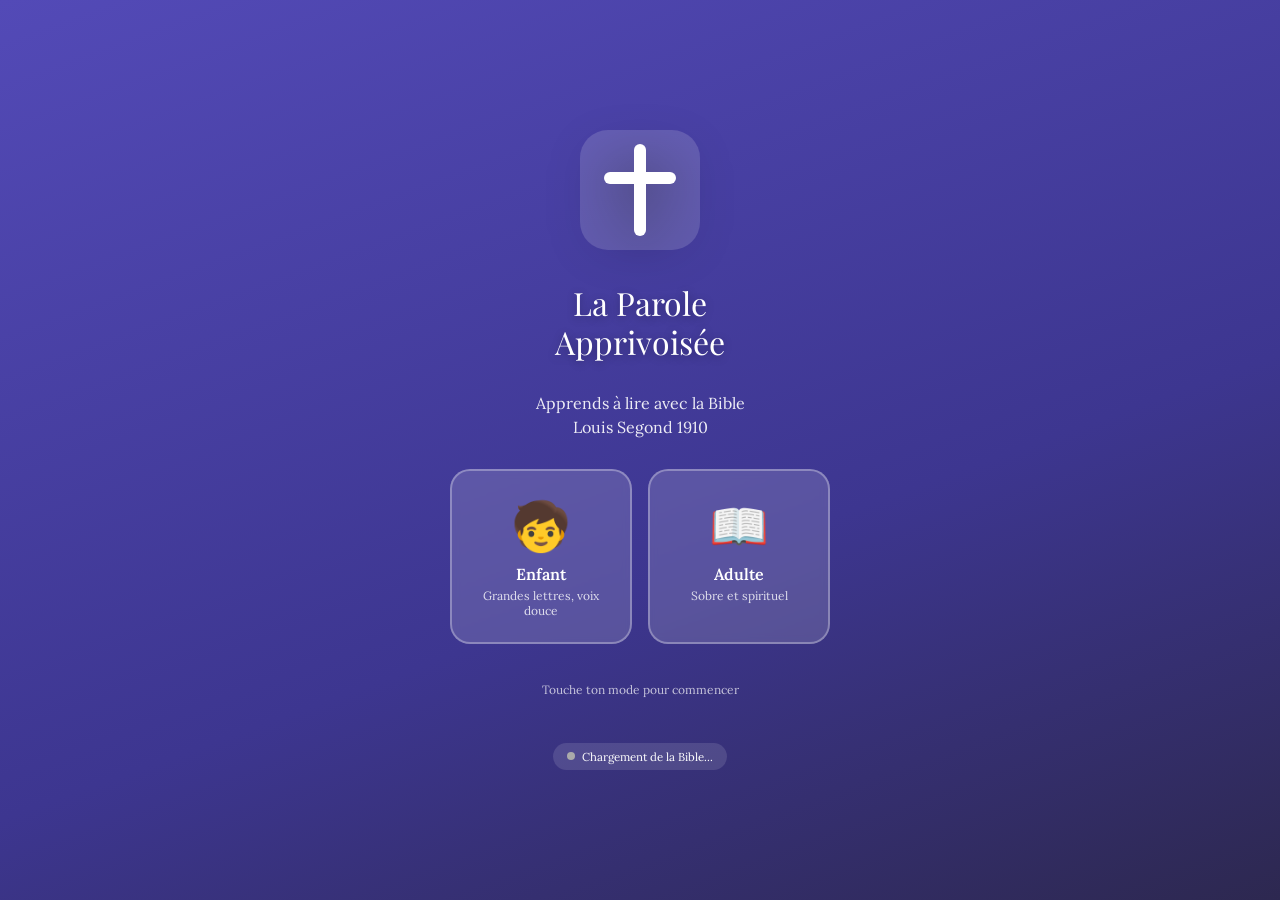
<file: index_1.html>
<!DOCTYPE html>
<html lang="fr">
<head>
<meta charset="UTF-8"/>
<meta name="viewport" content="width=device-width, initial-scale=1.0, user-scalable=no"/>
<title>La Parole Apprivoisée</title>
<link rel="manifest" href="#" id="manifestLink"/>
<meta name="theme-color" content="#534AB7"/>
<meta name="mobile-web-app-capable" content="yes"/>
<meta name="apple-mobile-web-app-capable" content="yes"/>
<link href="https://fonts.googleapis.com/css2?family=Playfair+Display:wght@700&family=Lora:wght@400;600&display=swap" rel="stylesheet"/>
<style>
:root {
  --violet: #534AB7;
  --violet-dark: #3d3690;
  --violet-light: #7a72d4;
  --vert: #2ecc71;
  --orange: #f39c12;
  --rouge: #e74c3c;
  --blanc: #ffffff;
  --gris: #f4f3ff;
  --texte: #1a1a2e;
  --or: #FFD700;
}

* { box-sizing: border-box; margin: 0; padding: 0; -webkit-tap-highlight-color: transparent; }

body {
  font-family: 'Lora', serif;
  background: var(--gris);
  color: var(--texte);
  min-height: 100vh;
  overflow-x: hidden;
}

/* ===== ÉCRANS ===== */
.screen {
  display: none;
  min-height: 100vh;
  padding: 20px;
  animation: fadeIn 0.3s ease;
}
.screen.active { display: flex; flex-direction: column; }

@keyframes fadeIn { from { opacity: 0; transform: translateY(10px); } to { opacity: 1; transform: translateY(0); } }
@keyframes bounce { 0%,100% { transform: translateY(0); } 50% { transform: translateY(-8px); } }
@keyframes pulse { 0%,100% { transform: scale(1); } 50% { transform: scale(1.05); } }
@keyframes glow { 0%,100% { box-shadow: 0 0 10px var(--or); } 50% { box-shadow: 0 0 30px var(--or); } }
@keyframes starPop { 0% { transform: scale(0) rotate(0deg); opacity:0; } 60% { transform: scale(1.3) rotate(180deg); opacity:1; } 100% { transform: scale(1) rotate(360deg); opacity:1; } }

/* ===== HEADER ===== */
.app-header {
  background: var(--violet);
  color: var(--blanc);
  padding: 16px 20px;
  text-align: center;
  position: sticky;
  top: 0;
  z-index: 100;
  box-shadow: 0 2px 8px rgba(83,74,183,0.4);
}
.app-header h1 {
  font-family: 'Playfair Display', serif;
  font-size: 1.4rem;
  letter-spacing: 0.5px;
}
.app-header .subtitle { font-size: 0.75rem; opacity: 0.85; margin-top: 2px; }

/* ===== BOUTONS ===== */
.btn {
  display: flex;
  align-items: center;
  justify-content: center;
  gap: 12px;
  padding: 18px 24px;
  border: none;
  border-radius: 16px;
  font-family: 'Lora', serif;
  font-size: 1.1rem;
  font-weight: 600;
  cursor: pointer;
  transition: all 0.2s;
  width: 100%;
  margin: 8px 0;
  -webkit-user-select: none;
}
.btn:active { transform: scale(0.96); }
.btn-primary { background: var(--violet); color: var(--blanc); box-shadow: 0 4px 15px rgba(83,74,183,0.35); }
.btn-primary:active { background: var(--violet-dark); }
.btn-secondary { background: var(--blanc); color: var(--violet); border: 2px solid var(--violet); }
.btn-vert { background: var(--vert); color: var(--blanc); box-shadow: 0 4px 15px rgba(46,204,113,0.35); }
.btn-orange { background: var(--orange); color: var(--blanc); box-shadow: 0 4px 15px rgba(243,156,18,0.35); }
.btn-icon { font-size: 1.6rem; min-width: 44px; }
.btn-sm { padding: 12px 18px; font-size: 0.95rem; border-radius: 12px; }
.btn-rond {
  width: 64px; height: 64px; border-radius: 50%; border: none;
  font-size: 1.8rem; cursor: pointer; transition: all 0.2s;
  display: flex; align-items: center; justify-content: center;
  box-shadow: 0 4px 12px rgba(0,0,0,0.2);
}
.btn-rond:active { transform: scale(0.9); }

/* ===== ÉCRAN ACCUEIL ===== */
#screen-accueil {
  align-items: center;
  justify-content: center;
  background: linear-gradient(160deg, var(--violet) 0%, var(--violet-dark) 60%, #2d2850 100%);
  color: var(--blanc);
  text-align: center;
  padding: 40px 30px;
  gap: 30px;
}
.logo-container { animation: pulse 3s infinite; }
.logo-svg { width: 120px; height: 120px; filter: drop-shadow(0 8px 20px rgba(0,0,0,0.4)); }
.app-title {
  font-family: 'Playfair Display', serif;
  font-size: 2rem;
  line-height: 1.2;
  text-shadow: 0 2px 10px rgba(0,0,0,0.3);
}
.app-tagline { font-size: 1rem; opacity: 0.9; line-height: 1.5; }
.mode-grid { display: grid; grid-template-columns: 1fr 1fr; gap: 16px; width: 100%; max-width: 380px; }
.mode-card {
  background: rgba(255,255,255,0.15);
  border: 2px solid rgba(255,255,255,0.3);
  border-radius: 20px;
  padding: 24px 16px;
  cursor: pointer;
  transition: all 0.2s;
  text-align: center;
  backdrop-filter: blur(4px);
}
.mode-card:active { transform: scale(0.95); background: rgba(255,255,255,0.25); }
.mode-card .mode-icon { font-size: 3rem; margin-bottom: 8px; }
.mode-card .mode-label { font-size: 1rem; font-weight: 600; }
.mode-card .mode-desc { font-size: 0.75rem; opacity: 0.8; margin-top: 4px; }

/* ===== MODE ENFANT ===== */
body.mode-enfant .btn { font-size: 1.25rem; padding: 22px 28px; border-radius: 20px; }
body.mode-enfant .btn-icon { font-size: 2rem; }
body.mode-enfant .app-header h1 { font-size: 1.6rem; }
body.mode-enfant .word-badge { font-size: 1.6rem; padding: 14px 20px; }
body.mode-enfant .quiz-option { font-size: 1.4rem; padding: 22px; }
body.mode-enfant .verse-word { font-size: 1.5rem; }
body.mode-enfant .syllabe-btn { font-size: 1.4rem; padding: 18px 24px; }

/* ===== SÉLECTION LIVRE/CHAPITRE ===== */
.section-titre {
  font-family: 'Playfair Display', serif;
  font-size: 1.3rem;
  color: var(--violet);
  margin: 20px 0 12px;
  padding-bottom: 8px;
  border-bottom: 2px solid var(--violet-light);
}
.livre-grid {
  display: grid;
  grid-template-columns: repeat(auto-fill, minmax(90px, 1fr));
  gap: 8px;
  margin-bottom: 20px;
}
.livre-btn {
  background: var(--blanc);
  border: 2px solid var(--violet-light);
  border-radius: 10px;
  padding: 10px 6px;
  text-align: center;
  cursor: pointer;
  transition: all 0.15s;
  font-family: 'Lora', serif;
  font-size: 0.75rem;
  font-weight: 600;
  color: var(--violet);
  line-height: 1.3;
}
.livre-btn:active, .livre-btn.selected {
  background: var(--violet);
  color: var(--blanc);
  border-color: var(--violet);
}
.livre-btn.completed { border-color: var(--vert); color: var(--vert); }
.livre-btn.completed.selected { background: var(--vert); color: var(--blanc); }
.chap-grid {
  display: grid;
  grid-template-columns: repeat(auto-fill, minmax(60px, 1fr));
  gap: 8px;
  margin-bottom: 20px;
}
.chap-btn {
  background: var(--blanc);
  border: 2px solid var(--violet-light);
  border-radius: 10px;
  padding: 14px 8px;
  text-align: center;
  cursor: pointer;
  font-family: 'Lora', serif;
  font-size: 1rem;
  font-weight: 600;
  color: var(--violet);
  transition: all 0.15s;
}
.chap-btn:active, .chap-btn.selected {
  background: var(--violet);
  color: var(--blanc);
  border-color: var(--violet);
}
.chap-btn.completed { border-color: var(--vert); color: var(--vert); }

/* ===== CHARGEMENT ===== */
.loading-box {
  background: var(--blanc);
  border-radius: 20px;
  padding: 30px;
  text-align: center;
  box-shadow: 0 4px 20px rgba(83,74,183,0.15);
  margin: 20px 0;
}
.loading-spinner {
  width: 50px; height: 50px;
  border: 4px solid var(--violet-light);
  border-top-color: var(--violet);
  border-radius: 50%;
  animation: spin 0.8s linear infinite;
  margin: 0 auto 16px;
}
@keyframes spin { to { transform: rotate(360deg); } }
.progress-bar-outer {
  background: #e0deff;
  border-radius: 10px;
  height: 12px;
  overflow: hidden;
  margin-top: 12px;
}
.progress-bar-inner {
  background: var(--violet);
  height: 100%;
  border-radius: 10px;
  transition: width 0.3s;
}

/* ===== LECTURE ===== */
.verset-header {
  display: flex;
  align-items: center;
  justify-content: space-between;
  background: var(--violet);
  color: var(--blanc);
  border-radius: 14px;
  padding: 14px 18px;
  margin-bottom: 16px;
}
.verset-ref { font-size: 0.9rem; opacity: 0.9; }
.verset-nav { display: flex; gap: 10px; }

.verset-texte {
  background: var(--blanc);
  border-radius: 16px;
  padding: 20px;
  line-height: 2.2;
  box-shadow: 0 2px 12px rgba(83,74,183,0.1);
  margin-bottom: 16px;
  min-height: 120px;
}
.verse-word {
  display: inline-block;
  font-family: 'Lora', serif;
  font-size: 1.2rem;
  cursor: pointer;
  padding: 4px 6px;
  border-radius: 6px;
  margin: 2px;
  transition: all 0.2s;
  line-height: 1.6;
}
.verse-word:hover { background: #e8e6ff; }
.verse-word.lecture-active {
  background: var(--violet);
  color: var(--blanc);
  transform: scale(1.12);
  box-shadow: 0 3px 10px rgba(83,74,183,0.5);
}
.verse-word.syllabe-active {
  background: var(--orange);
  color: var(--blanc);
  transform: scale(1.08);
}
.verse-word.appris {
  color: var(--vert);
  font-weight: 600;
}

/* Syllabe mise en valeur */
.syl-span {
  display: inline;
  transition: all 0.15s;
}
.syl-span.syl-lit {
  background: var(--orange);
  color: var(--blanc);
  border-radius: 4px;
  padding: 0 2px;
}

.controles-lecture {
  display: flex;
  gap: 10px;
  margin-bottom: 16px;
  flex-wrap: wrap;
}
.vitesse-box {
  background: var(--blanc);
  border-radius: 12px;
  padding: 12px 16px;
  display: flex;
  align-items: center;
  gap: 12px;
  box-shadow: 0 2px 8px rgba(83,74,183,0.1);
  margin-bottom: 12px;
}
.vitesse-label { font-size: 0.85rem; color: var(--violet); font-weight: 600; }
.vitesse-slider {
  -webkit-appearance: none;
  width: 140px;
  height: 8px;
  border-radius: 4px;
  background: #ddd;
  outline: none;
}
.vitesse-slider::-webkit-slider-thumb {
  -webkit-appearance: none;
  width: 24px; height: 24px;
  border-radius: 50%;
  background: var(--violet);
  cursor: pointer;
}

/* ===== ÉTAPES PÉDAGOGIQUES ===== */
.etape-badge {
  background: var(--violet);
  color: var(--blanc);
  border-radius: 12px;
  padding: 8px 16px;
  font-size: 0.9rem;
  font-weight: 600;
  text-align: center;
  margin-bottom: 12px;
}
.etape-instructions {
  background: #fffbf0;
  border-left: 4px solid var(--orange);
  border-radius: 0 12px 12px 0;
  padding: 14px 16px;
  font-size: 0.95rem;
  line-height: 1.6;
  margin-bottom: 16px;
}

/* ===== QUIZ ===== */
.quiz-question {
  background: var(--violet);
  color: var(--blanc);
  border-radius: 16px;
  padding: 20px;
  text-align: center;
  margin-bottom: 20px;
  font-size: 1.2rem;
  font-weight: 600;
}
.quiz-mot-cible {
  font-size: 2rem;
  font-family: 'Playfair Display', serif;
  margin: 8px 0;
  letter-spacing: 2px;
}
.quiz-options {
  display: flex;
  flex-direction: column;
  gap: 14px;
  margin-bottom: 16px;
}
.quiz-option {
  background: var(--blanc);
  border: 3px solid var(--violet-light);
  border-radius: 16px;
  padding: 18px 20px;
  font-family: 'Lora', serif;
  font-size: 1.2rem;
  font-weight: 600;
  cursor: pointer;
  transition: all 0.2s;
  text-align: center;
  letter-spacing: 1px;
  display: flex;
  align-items: center;
  justify-content: center;
  gap: 10px;
}
.quiz-option:active { transform: scale(0.97); }
.quiz-option.correct {
  background: var(--vert);
  color: var(--blanc);
  border-color: var(--vert);
  animation: pulse 0.4s;
}
.quiz-option.incorrect {
  background: #ffe0e0;
  border-color: var(--rouge);
  color: var(--rouge);
}
.quiz-option.disabled { pointer-events: none; opacity: 0.6; }
.quiz-option.bounce { animation: bounce 0.6s; }

/* Syllabe quiz */
.syllabe-grid {
  display: grid;
  grid-template-columns: repeat(3, 1fr);
  gap: 12px;
  margin: 16px 0;
}
.syllabe-btn {
  background: var(--blanc);
  border: 3px solid var(--violet-light);
  border-radius: 14px;
  padding: 16px 10px;
  font-family: 'Lora', serif;
  font-size: 1.2rem;
  font-weight: 600;
  cursor: pointer;
  text-align: center;
  color: var(--violet);
  transition: all 0.2s;
}
.syllabe-btn:active { transform: scale(0.95); }
.syllabe-btn.correct { background: var(--vert); color: var(--blanc); border-color: var(--vert); }
.syllabe-btn.incorrect { background: #ffe0e0; color: var(--rouge); border-color: var(--rouge); }

/* ===== RÉCOMPENSES ===== */
.recompense-box {
  background: linear-gradient(135deg, var(--violet), var(--violet-dark));
  color: var(--blanc);
  border-radius: 20px;
  padding: 30px 20px;
  text-align: center;
  margin: 20px 0;
  box-shadow: 0 6px 25px rgba(83,74,183,0.4);
}
.etoiles-container { display: flex; justify-content: center; gap: 12px; margin: 16px 0; }
.etoile {
  font-size: 2.5rem;
  display: inline-block;
  animation: starPop 0.5s ease-out forwards;
  opacity: 0;
}
.etoile:nth-child(1) { animation-delay: 0.1s; }
.etoile:nth-child(2) { animation-delay: 0.3s; }
.etoile:nth-child(3) { animation-delay: 0.5s; }

/* ===== DÉFINITION ===== */
.def-popup {
  position: fixed;
  bottom: -100%;
  left: 0; right: 0;
  background: var(--blanc);
  border-radius: 24px 24px 0 0;
  padding: 24px 24px 40px;
  box-shadow: 0 -8px 30px rgba(0,0,0,0.2);
  transition: bottom 0.3s ease;
  z-index: 200;
  max-height: 40vh;
}
.def-popup.visible { bottom: 0; }
.def-titre {
  font-family: 'Playfair Display', serif;
  font-size: 1.6rem;
  color: var(--violet);
  margin-bottom: 8px;
}
.def-texte { font-size: 1.05rem; line-height: 1.6; color: var(--texte); }
.def-close {
  position: absolute;
  top: 16px; right: 16px;
  font-size: 1.5rem;
  cursor: pointer;
  color: var(--violet);
  background: none;
  border: none;
}

/* ===== PASTEUR / SUIVI ===== */
.suivi-card {
  background: var(--blanc);
  border-radius: 16px;
  padding: 18px;
  margin-bottom: 12px;
  box-shadow: 0 2px 10px rgba(83,74,183,0.1);
}
.suivi-nom { font-family: 'Playfair Display', serif; font-size: 1.2rem; color: var(--violet); }
.suivi-stats { font-size: 0.9rem; color: #666; margin-top: 4px; }
.suivi-barre {
  height: 8px;
  background: #e0deff;
  border-radius: 4px;
  overflow: hidden;
  margin-top: 8px;
}
.suivi-barre-fill { height: 100%; background: var(--violet); border-radius: 4px; }

/* ===== AUDIO INDICATOR ===== */
.audio-indicator {
  position: fixed;
  top: 70px; right: 16px;
  background: var(--orange);
  color: var(--blanc);
  border-radius: 50px;
  padding: 6px 12px;
  font-size: 0.8rem;
  display: none;
  align-items: center;
  gap: 6px;
  z-index: 150;
  box-shadow: 0 3px 10px rgba(243,156,18,0.4);
}
.audio-indicator.visible { display: flex; }
.audio-dot {
  width: 8px; height: 8px;
  background: var(--blanc);
  border-radius: 50%;
  animation: pulse 0.8s infinite;
}

/* ===== BOTTOM NAV ===== */
.bottom-nav {
  position: fixed;
  bottom: 0; left: 0; right: 0;
  background: var(--blanc);
  border-top: 1px solid #e0deff;
  display: flex;
  padding: 8px 0 env(safe-area-inset-bottom, 8px);
  box-shadow: 0 -2px 10px rgba(0,0,0,0.08);
  z-index: 100;
}
.nav-btn {
  flex: 1;
  display: flex;
  flex-direction: column;
  align-items: center;
  gap: 3px;
  padding: 8px;
  border: none;
  background: none;
  cursor: pointer;
  color: #999;
  font-family: 'Lora', serif;
  font-size: 0.7rem;
  transition: color 0.2s;
}
.nav-btn .nav-icon { font-size: 1.5rem; }
.nav-btn.active { color: var(--violet); }

/* ===== OVERLAY ===== */
.overlay {
  position: fixed;
  inset: 0;
  background: rgba(0,0,0,0.5);
  z-index: 190;
  display: none;
}
.overlay.visible { display: block; }

/* ===== SCROLL + PADDING ===== */
.screen-content {
  flex: 1;
  overflow-y: auto;
  padding-bottom: 80px;
}
.pb80 { padding-bottom: 80px; }
/* L'écran accueil n'a pas de bottom-nav — pas besoin du padding */
#screen-accueil { padding-bottom: 40px; }

/* ===== WORD BADGE (définitions) ===== */
.word-badge {
  display: inline-flex;
  align-items: center;
  gap: 6px;
  background: var(--blanc);
  border: 2px solid var(--violet-light);
  border-radius: 50px;
  padding: 8px 14px;
  font-family: 'Lora', serif;
  font-size: 1.1rem;
  font-weight: 600;
  color: var(--violet);
  margin: 4px;
  cursor: pointer;
  transition: all 0.2s;
}
.word-badge:active { background: var(--violet); color: var(--blanc); }

/* ===== RESPONSIVE ===== */
@media (min-width: 480px) {
  .quiz-options { flex-direction: row; flex-wrap: wrap; }
  .quiz-option { flex: 1 1 45%; }
}

</style>
</head>
<body>

<!-- AUDIO INDICATOR -->
<div class="audio-indicator" id="audioIndicator">
  <div class="audio-dot"></div>
  <span id="audioText">Lecture...</span>
</div>

<!-- DÉFINITION POPUP -->
<div class="overlay" id="defOverlay" onclick="fermerDef()"></div>
<div class="def-popup" id="defPopup">
  <button class="def-close" onclick="fermerDef()">✕</button>
  <div class="def-titre" id="defTitre">Mot</div>
  <div class="def-texte" id="defTexte">Définition</div>
</div>

<!-- ════════════════════════════════════════════
     ÉCRAN ACCUEIL
════════════════════════════════════════════ -->
<div class="screen active" id="screen-accueil">
  <div class="logo-container">
    <svg class="logo-svg" viewBox="0 0 120 120" xmlns="http://www.w3.org/2000/svg">
      <rect width="120" height="120" rx="28" fill="white" fill-opacity="0.15"/>
      <line x1="60" y1="20" x2="60" y2="100" stroke="white" stroke-width="12" stroke-linecap="round"/>
      <line x1="30" y1="48" x2="90" y2="48" stroke="white" stroke-width="12" stroke-linecap="round"/>
    </svg>
  </div>
  <div class="app-title">La Parole<br/>Apprivoisée</div>
  <div class="app-tagline">Apprends à lire avec la Bible<br/>Louis Segond 1910</div>
  <div class="mode-grid">
    <div class="mode-card" onclick="choisirMode('enfant')">
      <div class="mode-icon">🧒</div>
      <div class="mode-label">Enfant</div>
      <div class="mode-desc">Grandes lettres, voix douce</div>
    </div>
    <div class="mode-card" onclick="choisirMode('adulte')">
      <div class="mode-icon">📖</div>
      <div class="mode-label">Adulte</div>
      <div class="mode-desc">Sobre et spirituel</div>
    </div>
  </div>
  <div style="font-size:0.75rem;opacity:0.7;text-align:center;margin-top:8px;">
    Touche ton mode pour commencer
  </div>
  <div id="bible-status" style="
    margin-top:16px;
    background:rgba(255,255,255,0.12);
    border-radius:50px;
    padding:6px 14px;
    font-size:0.72rem;
    display:flex;align-items:center;gap:7px;
    transition:opacity 0.4s;
  ">
    <span id="bible-status-dot" style="width:8px;height:8px;border-radius:50%;background:#aaa;display:inline-block;"></span>
    <span id="bible-status-txt">Chargement de la Bible...</span>
  </div>
</div>

<!-- ════════════════════════════════════════════
     ÉCRAN SÉLECTION LIVRE
════════════════════════════════════════════ -->
<div class="screen" id="screen-livres">
  <div class="app-header">
    <h1>📚 Choix du Livre</h1>
    <div class="subtitle">Touche un livre de la Bible</div>
  </div>
  <div class="screen-content" style="padding:16px;">
    <button class="btn btn-secondary btn-sm" style="width:auto;margin-bottom:16px;" onclick="allerAccueil()">
      ← Accueil
    </button>
    <div class="section-titre">📜 Ancien Testament</div>
    <div class="livre-grid" id="grid-ancien"></div>
    <div class="section-titre">✝️ Nouveau Testament</div>
    <div class="livre-grid" id="grid-nouveau"></div>
  </div>
</div>

<!-- ════════════════════════════════════════════
     ÉCRAN SÉLECTION CHAPITRE
════════════════════════════════════════════ -->
<div class="screen" id="screen-chapitres">
  <div class="app-header">
    <h1 id="header-livre">Chapitres</h1>
    <div class="subtitle">Choisis un chapitre</div>
  </div>
  <div class="screen-content" style="padding:16px;">
    <button class="btn btn-secondary btn-sm" style="width:auto;margin-bottom:16px;" onclick="afficherLivres()">
      ← Livres
    </button>
    <div id="chapitres-loading" class="loading-box" style="display:none;">
      <div class="loading-spinner"></div>
      <div id="chapitres-loading-text">Chargement...</div>
      <div class="progress-bar-outer"><div class="progress-bar-inner" id="chapitres-progress" style="width:0%"></div></div>
    </div>
    <div class="chap-grid" id="grid-chapitres"></div>
  </div>
</div>

<!-- ════════════════════════════════════════════
     ÉCRAN LECTURE
════════════════════════════════════════════ -->
<div class="screen" id="screen-lecture">
  <div class="app-header">
    <h1 id="header-lecture">Lecture</h1>
    <div class="subtitle" id="header-lecture-sub">Écoute et suis</div>
  </div>
  <div class="screen-content" style="padding:16px;">

        <div class="vitesse-box">
      <span class="vitesse-label">🔊 Vitesse</span>
      <input type="range" class="vitesse-slider" id="vitesseSlider" min="0.5" max="1.5" step="0.1" value="0.85"
             oninput="changerVitesse(this.value)"/>
      <span id="vitesseVal" style="font-size:0.85rem;color:var(--violet);min-width:30px;">0.85</span>
    </div>

    <div class="verset-header">   <div>
        <div class="verset-ref" id="verset-ref">Genèse 1:1</div>
        <div style="font-size:0.75rem;opacity:0.8;" id="verset-progres">Verset 1/31</div>
      </div>
      <div class="verset-nav">
        <button class="btn-rond" style="background:rgba(255,255,255,0.2);color:white;font-size:1.2rem;" onclick="versetPrecedent()">◀</button>
        <button class="btn-rond" style="background:rgba(255,255,255,0.2);color:white;font-size:1.2rem;" onclick="versetSuivant()">▶</button>
      </div>
    </div>

    <div class="verset-texte" id="verset-texte">
      <!-- Les mots du verset apparaissent ici -->
    </div>

    <div class="etape-badge" id="etape-badge">Étape 1 — Écoute</div>
    <div class="etape-instructions" id="etape-instructions">
      Écoute attentivement le verset lu à voix haute.
    </div>

    <!-- Contrôles lecture -->
    <div id="controles-ecoute" class="controles-lecture">
      <button class="btn btn-primary" style="flex:1;" onclick="lireVersetComplet()">
        <span class="btn-icon">🔊</span> Écouter
      </button>
      <button class="btn btn-secondary" style="flex:1;" onclick="lireMotAMot()">
        <span class="btn-icon">👆</span> Mot par mot
      </button>
    </div>

    <!-- Contrôles navigation étapes -->
    <div id="controles-etapes" style="display:none;">
      <button class="btn btn-vert" onclick="etapeSuivante()">
        <span class="btn-icon">▶</span> Continuer
      </button>
    </div>

    <!-- Quiz syllabe -->
    <div id="quiz-syllabe-zone" style="display:none;">
      <div class="quiz-question">
        🔤 Touche la bonne syllabe
        <div class="quiz-mot-cible" id="syllabe-mot-cible">—</div>
      </div>
      <div class="syllabe-grid" id="syllabe-options"></div>
      <button class="btn btn-secondary btn-sm" style="margin-top:8px;" onclick="ecouter_mot_quiz()">
        🔊 Réécouter ce mot
      </button>
    </div>

    <!-- Quiz reconnaissance -->
    <div id="quiz-reco-zone" style="display:none;">
      <div class="quiz-question">
        👂 Quel mot as-tu entendu ?
        <div style="font-size:0.85rem;margin-top:6px;opacity:0.9;">Touche le bon mot</div>
      </div>
      <button class="btn btn-orange btn-sm" style="margin-bottom:12px;" onclick="rejouerQuizReco()">
        🔊 Réécouter
      </button>
      <div class="quiz-options" id="reco-options"></div>
    </div>

    <!-- Récompense verset -->
    <div id="recompense-zone" style="display:none;">
      <div class="recompense-box">
        <div style="font-size:1.6rem;font-weight:700;margin-bottom:8px;">🎉 Bravo !</div>
        <div class="etoiles-container" id="etoiles-box"></div>
        <div style="font-size:1rem;margin-top:10px;" id="recompense-msg">Tu as terminé ce verset !</div>
      </div>
      <button class="btn btn-primary" onclick="versetSuivant()">
        <span class="btn-icon">▶</span> Verset suivant
      </button>
      <button class="btn btn-secondary" onclick="afficherChapitres()">
        <span class="btn-icon">📋</span> Choisir autre chapitre
      </button>
    </div>

  </div>

  <!-- Bottom Nav -->
  <nav class="bottom-nav">
    <button class="nav-btn active" onclick="afficherLivres()">
      <span class="nav-icon">📚</span>Bible
    </button>
    <button class="nav-btn" onclick="lireVersetComplet()">
      <span class="nav-icon">🔊</span>Écouter
    </button>
    <button class="nav-btn" onclick="afficherPasteur()">
      <span class="nav-icon">✝️</span>Pasteur
    </button>
  </nav>
</div>

<!-- ════════════════════════════════════════════
     ÉCRAN PASTEUR
════════════════════════════════════════════ -->
<div class="screen" id="screen-pasteur">
  <div class="app-header">
    <h1>✝️ Suivi Pasteur</h1>
    <div class="subtitle">Tableau de progression</div>
  </div>
  <div class="screen-content" style="padding:16px;">
    <button class="btn btn-secondary btn-sm" style="width:auto;margin-bottom:16px;" onclick="retourLecture()">
      ← Retour
    </button>
    <div id="suivi-eleves"></div>
    <div style="margin-top:16px;">
      <div class="section-titre">Ajouter un élève</div>
      <div style="display:flex;gap:10px;margin-bottom:10px;">
        <input type="text" id="nouvelEleve" placeholder="Prénom de l'élève"
          style="flex:1;padding:14px;border:2px solid var(--violet-light);border-radius:12px;font-family:'Lora',serif;font-size:1rem;"/>
        <button class="btn btn-primary" style="width:auto;padding:14px 20px;margin:0;" onclick="ajouterEleve()">
          ➕
        </button>
      </div>
      <button class="btn btn-orange btn-sm" onclick="exporterSuivi()">
        📤 Exporter en texte
      </button>
    </div>
  </div>
</div>

<script>
// ═══════════════════════════════════════════════════════════
//  LA PAROLE APPRIVOISÉE — Phase 1 complète
//  Version 2.1 — Corrections bugs (2026-04-02)
//  Fixes: TTS contractions, quiz-reco data-mot, anti-boucle
//         répétition, afficherEtape controles, choisirMode null-safe
// ═══════════════════════════════════════════════════════════

// ─── CONSTANTES ─────────────────────────────────────────
// Fichier Bible complet servi statiquement (même dossier que index.html)
const BIBLE_JSON_URL = './segond_1910.json';
// Fallback API getbible (chapitre par chapitre, URL correcte v2)
const API_BASE = 'https://api.getbible.net/v2/lsg/'; // /lsg/{bookNum}/{chapNum}.json
const CACHE_PREFIX = 'lpa_bible_';
const VITESSE_DEFAULT = 0.85;
const DELAI_REPETITION = 6000; // ms avant répétition audio

// ─── BIBLE EN MÉMOIRE ────────────────────────────────────
// Après chargement : bibleData[bookNum][chapNum][verseNum] = "texte"
let bibleData = null;
let bibleChargee = false;
let bibleChargementEnCours = false;
let bibleChargementCallbacks = [];

async function chargerBibleComplete() {
  if (bibleChargee) return true;
  if (bibleChargementEnCours) {
    return new Promise(resolve => bibleChargementCallbacks.push(resolve));
  }
  bibleChargementEnCours = true;

  // Calculer l'URL absolue réelle tentée (utile pour debug)
  const urlAbsolue = new URL(BIBLE_JSON_URL, location.href).href;
  console.log('[Bible] Tentative fetch :', urlAbsolue);
  majStatut('⏳', 'Chargement Bible...', '#aaa');

  try {
    const resp = await fetch(BIBLE_JSON_URL);
    if (!resp.ok) throw new Error('HTTP ' + resp.status + ' — ' + urlAbsolue);
    majStatut('⏳', 'Lecture des versets...', '#f39c12');
    const data = await resp.json();
    if (!data.verses || !Array.isArray(data.verses)) throw new Error('Format JSON inattendu');

    bibleData = {};
    for (const v of data.verses) {
      const b = v.book, c = v.chapter, n = v.verse;
      if (!bibleData[b]) bibleData[b] = {};
      if (!bibleData[b][c]) bibleData[b][c] = {};
      bibleData[b][c][n] = nettoyerTexte(v.text || '');
    }
    console.log('[Bible] OK — ' + data.verses.length + ' versets indexés');
    bibleChargee = true;
    bibleChargementEnCours = false;
    bibleChargementCallbacks.forEach(cb => cb(true));
    bibleChargementCallbacks = [];
    return true;
  } catch(e) {
    console.warn('[Bible] ERREUR :', e.message);
    majStatut('⚠️', 'Mode internet (Bible locale absente)', '#f39c12');
    bibleData = {};
    bibleChargee = true;
    bibleChargementEnCours = false;
    bibleChargementCallbacks.forEach(cb => cb(false));
    bibleChargementCallbacks = [];
    return false;
  }
}

function majStatut(dot, texte, couleur) {
  const d = document.getElementById('bible-status-dot');
  const t = document.getElementById('bible-status-txt');
  if (d) d.style.background = couleur;
  if (t) t.textContent = texte;
}

// Overlay de chargement — petit bandeau discret, ne bloque pas l'UI
function afficherOverlayChargement() { /* non utilisé — chargement en arrière-plan silencieux */ }
function cacherOverlayChargement() { /* non utilisé */ }

// ─── LIVRES DE LA BIBLE ──────────────────────────────────
const LIVRES = [
  // Ancien Testament
  {n:1,nom:"Genèse",abr:"Gn",chap:50},{n:2,nom:"Exode",abr:"Ex",chap:40},
  {n:3,nom:"Lévitique",abr:"Lv",chap:27},{n:4,nom:"Nombres",abr:"Nb",chap:36},
  {n:5,nom:"Deutéronome",abr:"Dt",chap:34},{n:6,nom:"Josué",abr:"Jos",chap:24},
  {n:7,nom:"Juges",abr:"Jg",chap:21},{n:8,nom:"Ruth",abr:"Rt",chap:4},
  {n:9,nom:"1 Samuel",abr:"1S",chap:31},{n:10,nom:"2 Samuel",abr:"2S",chap:24},
  {n:11,nom:"1 Rois",abr:"1R",chap:22},{n:12,nom:"2 Rois",abr:"2R",chap:25},
  {n:13,nom:"1 Chroniques",abr:"1Ch",chap:29},{n:14,nom:"2 Chroniques",abr:"2Ch",chap:36},
  {n:15,nom:"Esdras",abr:"Esd",chap:10},{n:16,nom:"Néhémie",abr:"Né",chap:13},
  {n:17,nom:"Esther",abr:"Est",chap:10},{n:18,nom:"Job",abr:"Jb",chap:42},
  {n:19,nom:"Psaumes",abr:"Ps",chap:150},{n:20,nom:"Proverbes",abr:"Pr",chap:31},
  {n:21,nom:"Ecclésiaste",abr:"Ec",chap:12},{n:22,nom:"Cantique",abr:"Ct",chap:8},
  {n:23,nom:"Ésaïe",abr:"És",chap:66},{n:24,nom:"Jérémie",abr:"Jr",chap:52},
  {n:25,nom:"Lamentations",abr:"Lm",chap:5},{n:26,nom:"Ézéchiel",abr:"Éz",chap:48},
  {n:27,nom:"Daniel",abr:"Dn",chap:12},{n:28,nom:"Osée",abr:"Os",chap:14},
  {n:29,nom:"Joël",abr:"Jl",chap:3},{n:30,nom:"Amos",abr:"Am",chap:9},
  {n:31,nom:"Abdias",abr:"Ab",chap:1},{n:32,nom:"Jonas",abr:"Jon",chap:4},
  {n:33,nom:"Michée",abr:"Mi",chap:7},{n:34,nom:"Nahoum",abr:"Na",chap:3},
  {n:35,nom:"Habacuc",abr:"Ha",chap:3},{n:36,nom:"Sophonie",abr:"So",chap:3},
  {n:37,nom:"Aggée",abr:"Ag",chap:2},{n:38,nom:"Zacharie",abr:"Za",chap:14},
  {n:39,nom:"Malachie",abr:"Ml",chap:4},
  // Nouveau Testament
  {n:40,nom:"Matthieu",abr:"Mt",chap:28},{n:41,nom:"Marc",abr:"Mc",chap:16},
  {n:42,nom:"Luc",abr:"Lc",chap:24},{n:43,nom:"Jean",abr:"Jn",chap:21},
  {n:44,nom:"Actes",abr:"Ac",chap:28},{n:45,nom:"Romains",abr:"Rm",chap:16},
  {n:46,nom:"1 Corinthiens",abr:"1Co",chap:16},{n:47,nom:"2 Corinthiens",abr:"2Co",chap:13},
  {n:48,nom:"Galates",abr:"Ga",chap:6},{n:49,nom:"Éphésiens",abr:"Ép",chap:6},
  {n:50,nom:"Philippiens",abr:"Ph",chap:4},{n:51,nom:"Colossiens",abr:"Col",chap:4},
  {n:52,nom:"1 Thessaloniciens",abr:"1Th",chap:5},{n:53,nom:"2 Thessaloniciens",abr:"2Th",chap:3},
  {n:54,nom:"1 Timothée",abr:"1Tm",chap:6},{n:55,nom:"2 Timothée",abr:"2Tm",chap:4},
  {n:56,nom:"Tite",abr:"Ti",chap:3},{n:57,nom:"Philémon",abr:"Phm",chap:1},
  {n:58,nom:"Hébreux",abr:"Hé",chap:13},{n:59,nom:"Jacques",abr:"Jc",chap:5},
  {n:60,nom:"1 Pierre",abr:"1P",chap:5},{n:61,nom:"2 Pierre",abr:"2P",chap:3},
  {n:62,nom:"1 Jean",abr:"1Jn",chap:5},{n:63,nom:"2 Jean",abr:"2Jn",chap:1},
  {n:64,nom:"3 Jean",abr:"3Jn",chap:1},{n:65,nom:"Jude",abr:"Jude",chap:1},
  {n:66,nom:"Apocalypse",abr:"Ap",chap:22}
];

// ─── DÉFINITIONS BIBLIQUES ────────────────────────────────
const DEFINITIONS = {
  "éternel": "C'est le nom de Dieu — Celui qui a toujours existé, qui existera toujours.",
  "seigneur": "C'est Dieu lui-même, le maître de tout ce qui existe.",
  "dieu": "Le Créateur du ciel et de la terre, Celui qui nous a faits.",
  "grâce": "L'amour gratuit de Dieu pour nous, sans que nous le méritions.",
  "foi": "Croire en Dieu et faire confiance à ses promesses.",
  "salut": "Être sauvé du péché par Jésus-Christ pour vivre avec Dieu.",
  "péché": "Ce qui est mal devant Dieu — désobéir à ses commandements.",
  "prophète": "Une personne choisie par Dieu pour transmettre ses messages au peuple.",
  "alliance": "Un accord solennel entre Dieu et son peuple, comme une promesse sacrée.",
  "sacrificateur": "Un homme choisi pour offrir des sacrifices à Dieu au temple.",
  "temple": "La maison de Dieu, un lieu saint où le peuple venait l'adorer.",
  "tabernacle": "La tente sainte que Dieu a demandé à Moïse de construire pour le culte.",
  "sabbat": "Le septième jour de la semaine, un jour de repos consacré à Dieu.",
  "baptême": "Entrer dans l'eau pour montrer qu'on commence une nouvelle vie avec Jésus.",
  "résurrection": "Revenir à la vie après la mort — Jésus est ressuscité le troisième jour.",
  "évangile": "La bonne nouvelle que Jésus est venu sauver les hommes.",
  "apôtre": "Un des douze disciples choisis par Jésus pour témoigner de lui.",
  "disciple": "Une personne qui suit Jésus et apprend de lui.",
  "esprit": "L'Esprit de Dieu, aussi appelé Esprit Saint, qui habite dans les croyants.",
  "saint": "Séparé pour Dieu, pur et consacré à lui.",
  "prière": "Parler avec Dieu, lui dire nos pensées, nos demandes, nos louanges.",
  "louange": "Célébrer Dieu et le remercier pour tout ce qu'il est.",
  "amen": "Un mot hébreu qui veut dire : c'est vrai, qu'il en soit ainsi.",
  "alléluia": "Cri de joie qui veut dire : louez Dieu !",
  "messie": "Le Sauveur envoyé par Dieu — en grec on dit Christ.",
  "christ": "Le Sauveur promis par Dieu — c'est Jésus de Nazareth.",
  "jugement": "Le moment où Dieu examinera la vie de chaque personne.",
  "enfer": "Le lieu de séparation définitive d'avec Dieu.",
  "paradis": "Le lieu de bonheur où les croyants seront avec Dieu pour toujours.",
  "anges": "Des messagers de Dieu, des êtres spirituels qui servent Dieu.",
  "miséricorde": "La bonté de Dieu qui pardonne et aide ceux qui souffrent.",
  "gloire": "La grandeur et la lumière de Dieu, sa beauté et sa puissance.",
  "bénédiction": "Une parole de Dieu qui apporte du bien, de la paix et de la joie.",
  "malédiction": "Une parole qui éloigne de Dieu et apporte du malheur.",
  "repentance": "Reconnaître ses péchés, en être triste et se tourner vers Dieu.",
  "pardon": "Dieu efface nos fautes quand nous lui demandons pardon avec sincérité.",
  "proverbe": "Une parole courte et sage qui enseigne comment bien vivre.",
  "psaume": "Un chant ou une prière écrite pour louer Dieu.",
  "berger": "Quelqu'un qui garde les moutons — Dieu est appelé notre berger car il nous garde."
};

// ─── ÉTAT GLOBAL ─────────────────────────────────────────
let etat = {
  mode: 'adulte',
  livreActuel: null,
  chapitreActuel: null,
  versets: [],
  versetIndex: 0,
  etape: 1, // 1=écoute, 2=mot/mot, 3=quiz syllabe, 4=quiz reco, 5=récompense
  vitesse: VITESSE_DEFAULT,
  lectureEnCours: false,
  motQuizIndex: 0,
  syllabeQuizMot: '',
  syllabeQuizBonne: '',
  recoQuizMot: '',
  timerRepetition: null,
  motsRates: [],
  eleves: JSON.parse(localStorage.getItem('lpa_eleves') || '[]'),
  eleveActif: null,
  progression: JSON.parse(localStorage.getItem('lpa_progression') || '{}'),
};

// ─── SPEECH SYNTHESIS ────────────────────────────────────
let synthVoice = null;
window.speechSynthesis.onvoiceschanged = () => {
  const voices = window.speechSynthesis.getVoices();
  synthVoice = voices.find(v => v.lang === 'fr-FR') ||
               voices.find(v => v.lang.startsWith('fr')) ||
               voices[0] || null;
};
// Appel initial pour déclencher le chargement
setTimeout(() => {
  const v = window.speechSynthesis.getVoices();
  if (v.length) {
    synthVoice = v.find(v => v.lang === 'fr-FR') || v.find(v => v.lang.startsWith('fr')) || v[0];
  }
}, 100);

function normaliserTTS(texte) {
  // Remplacer les contractions pour éviter "l apostrophe Éternel" sur Android
  return (texte || '')
    .replace(/l[''](\S)/gi, 'l $1')
    .replace(/d[''](\S)/gi, 'd $1')
    .replace(/j[''](\S)/gi, 'j $1')
    .replace(/m[''](\S)/gi, 'm $1')
    .replace(/n[''](\S)/gi, 'n $1')
    .replace(/s[''](\S)/gi, 's $1')
    .replace(/c[''](\S)/gi, 'c $1')
    .replace(/qu[''](\S)/gi, 'qu $1');
}

function dire(texte, rate, onEnd) {
  if (!texte) return;
  window.speechSynthesis.cancel();
  clearTimeout(etat.timerRepetition);

  const utter = new SpeechSynthesisUtterance(normaliserTTS(texte));
  utter.lang = 'fr-FR';
  utter.rate = rate || etat.vitesse;
  if (synthVoice) utter.voice = synthVoice;

  // Indicateur audio
  const ind = document.getElementById('audioIndicator');
  const txt = document.getElementById('audioText');
  if (ind && txt) {
    ind.classList.add('visible');
    const court = texte.length > 40 ? texte.substring(0, 40) + '…' : texte;
    txt.textContent = court;
  }

  utter.onend = () => {
    if (ind) ind.classList.remove('visible');
    if (onEnd) onEnd();
  };
  utter.onerror = () => {
    if (ind) ind.classList.remove('visible');
  };

  window.speechSynthesis.speak(utter);
}

function direLent(texte, onEnd) {
  dire(texte, etat.mode === 'enfant' ? 0.65 : 0.75, onEnd);
}

function programmerRepetition(texte) {
  clearTimeout(etat.timerRepetition);
  const etapeAuLancement = etat.etape;
  etat.timerRepetition = setTimeout(() => {
    // N'exécuter que si on est toujours à la même étape (évite boucle après passage d'étape)
    if (etat.etape !== etapeAuLancement) return;
    dire(texte, null, () => programmerRepetition(texte));
  }, DELAI_REPETITION);
}

// ─── NAVIGATION ÉCRANS ───────────────────────────────────
function afficherEcran(id) {
  document.querySelectorAll('.screen').forEach(s => s.classList.remove('active'));
  const sc = document.getElementById('screen-' + id);
  if (sc) {
    sc.classList.add('active');
    sc.scrollTop = 0;
  }
}

function allerAccueil() {
  window.speechSynthesis.cancel();
  clearTimeout(etat.timerRepetition);
  afficherEcran('accueil');
  setTimeout(() => {
    dire("Bienvenue ! Touche Enfant ou Adulte pour commencer.");
  }, 500);
}

function choisirMode(mode) {
  etat.mode = mode;
  document.body.className = mode === 'enfant' ? 'mode-enfant' : '';
  etat.vitesse = mode === 'enfant' ? 0.7 : 0.85;
  const slider = document.getElementById('vitesseSlider');
  const valEl = document.getElementById('vitesseVal');
  if (slider) slider.value = etat.vitesse;
  if (valEl) valEl.textContent = etat.vitesse.toFixed(2);
  afficherLivres();
}

// ─── LIVRES ──────────────────────────────────────────────
function afficherLivres() {
  afficherEcran('livres');
  const gA = document.getElementById('grid-ancien');
  const gN = document.getElementById('grid-nouveau');
  gA.innerHTML = '';
  gN.innerHTML = '';

  LIVRES.forEach(l => {
    const prog = etat.progression[l.n] || {};
    const chapTotal = l.chap;
    const chapFaits = Object.keys(prog).length;
    const fini = chapFaits >= chapTotal;

    const btn = document.createElement('button');
    btn.className = 'livre-btn' + (fini ? ' completed' : '');
    btn.innerHTML = `<div>${l.abr}</div><div style="font-size:0.65rem;opacity:0.75">${l.nom.substring(0,10)}</div>`;
    btn.onclick = () => choisirLivre(l);
    (l.n <= 39 ? gA : gN).appendChild(btn);
  });

  setTimeout(() => {
    dire("Touche un livre de la Bible pour choisir.");
  }, 400);
}

// ─── CHAPITRES ────────────────────────────────────────────
// Priorité 1 : bibleData (segond_1910.json chargé au démarrage) — INSTANTANÉ
// Priorité 2 : localStorage cache (ancien chapitre déjà téléchargé)
// Priorité 3 : API getbible /v2/lsg/{book}/{chap}.json — nécessite internet

async function choisirLivre(livre) {
  etat.livreActuel = livre;
  afficherEcran('chapitres');
  document.getElementById('header-livre').textContent = '📖 ' + livre.nom;

  const grid = document.getElementById('grid-chapitres');
  grid.innerHTML = '';
  const prog = etat.progression[livre.n] || {};

  // Si la Bible complète est chargée en mémoire, tous les chapitres sont dispo
  const bibliqueDisponible = bibleChargee && bibleData && bibleData[livre.n];

  for (let c = 1; c <= livre.chap; c++) {
    const fini = prog[c] && prog[c].fini;
    const dispo = bibliqueDisponible || localStorage.getItem(CACHE_PREFIX + livre.n + '_' + c);
    const btn = document.createElement('button');
    btn.className = 'chap-btn' + (fini ? ' completed' : '');
    btn.id = 'chap-btn-' + c;
    // Petite icône téléchargement si pas encore dispo
    btn.innerHTML = dispo ? String(c) : c + '<span style="font-size:0.5rem;display:block;opacity:0.55">⬇</span>';
    const chapNum = c;
    btn.onclick = () => ouvrirChapitre(livre, chapNum);
    grid.appendChild(btn);
  }

  setTimeout(() => {
    dire('Livre de ' + livre.nom + '. Touche un numéro pour choisir le chapitre.');
  }, 300);
}

function afficherChapitres() {
  if (etat.livreActuel) choisirLivre(etat.livreActuel);
}

// Point d'entrée unique pour ouvrir un chapitre
async function ouvrirChapitre(livre, numChapitre) {
  // 1. Bible complète en mémoire ?
  if (bibleChargee && bibleData && bibleData[livre.n] && bibleData[livre.n][numChapitre]) {
    const versetsData = bibleData[livre.n][numChapitre]; // {1:"texte", 2:"texte", ...}
    chargerChapitre(livre, numChapitre, versetsData);
    return;
  }

  // 2. Cache localStorage ?
  const cacheKey = CACHE_PREFIX + livre.n + '_' + numChapitre;
  const cached = localStorage.getItem(cacheKey);
  if (cached) {
    chargerChapitre(livre, numChapitre, JSON.parse(cached));
    return;
  }

  // 3. Fallback : API getbible (nécessite internet)
  afficherEcranLecture_Chargement(livre, numChapitre);
  dire('Je télécharge ' + livre.nom + ' chapitre ' + numChapitre + '. Un instant.');

  try {
    const url = API_BASE + livre.n + '/' + numChapitre + '.json';
    const resp = await fetch(url);
    if (!resp.ok) throw new Error('HTTP ' + resp.status);
    const data = await resp.json();

    // Structure API : { verses: { "1": {verse, text}, "2": {...}, ... } }
    const versetsData = {};
    if (data.verses) {
      Object.values(data.verses).forEach(v => {
        versetsData[v.verse] = nettoyerTexte(v.text || '');
      });
    } else {
      throw new Error('Format API inattendu');
    }

    localStorage.setItem(cacheKey, JSON.stringify(versetsData));
    chargerChapitre(livre, numChapitre, versetsData);

  } catch(e) {
    console.error('Erreur API chapitre:', e);
    document.getElementById('verset-texte').innerHTML =
      '<div style="text-align:center;padding:24px">' +
        '<div style="font-size:2.5rem;margin-bottom:12px">⚠️</div>' +
        '<div style="color:#c0392b;font-weight:600">Pas de connexion internet</div>' +
        '<div style="font-size:0.85rem;color:#666;margin-top:8px;line-height:1.5">La Bible complète n'a pas pu être chargée.<br>Connecte-toi à internet et réessaie.</div>' +
        '<button class="btn btn-primary" style="margin-top:16px" onclick="ouvrirChapitre(etat.livreActuel,' + numChapitre + ')">🔄 Réessayer</button>' +
        '<button class="btn btn-secondary" style="margin-top:8px" onclick="afficherChapitres()">← Retour</button>' +
      '</div>';
    dire('Connexion internet nécessaire. Réessaie.');
  }
}

function afficherEcranLecture_Chargement(livre, numChapitre) {
  afficherEcran('lecture');
  document.getElementById('header-lecture').textContent = '📖 ' + livre.nom + ' ' + numChapitre;
  document.getElementById('verset-texte').innerHTML =
    '<div style="text-align:center;padding:30px">' +
      '<div class="loading-spinner" style="margin:0 auto 16px"></div>' +
      '<div style="color:var(--violet);font-weight:600">Téléchargement...</div>' +
      '<div style="font-size:0.85rem;color:#999;margin-top:6px">' + livre.nom + ' chapitre ' + numChapitre + '</div>' +
    '</div>';
  ['etape-badge','etape-instructions'].forEach(id => { const el = document.getElementById(id); if(el) el.textContent=''; });
  ['controles-ecoute','controles-etapes','quiz-syllabe-zone','quiz-reco-zone','recompense-zone'].forEach(id => {
    const el = document.getElementById(id); if(el) el.style.display='none';
  });
}

// ─── LECTURE ─────────────────────────────────────────────
function nettoyerTexte(txt) {
  return (txt || '').replace(/¶/g, '').replace(/\s+/g, ' ').trim();
}

// versetsData = { "1": "texte...", "2": "texte...", ... }
function chargerChapitre(livre, numChapitre, versetsData) {
  etat.livreActuel = livre;
  etat.chapitreActuel = numChapitre;
  etat.versets = Object.entries(versetsData)
    .sort((a, b) => parseInt(a[0]) - parseInt(b[0]))
    .map(([num, txt]) => ({ num: parseInt(num), texte: nettoyerTexte(String(txt)) }));

  etat.versetIndex = 0;
  etat.motsRates = [];
  afficherEcran('lecture');
  document.getElementById('header-lecture').textContent = `📖 ${livre.nom} ${numChapitre}`;
  document.getElementById('controles-ecoute').style.display = 'flex';
  document.getElementById('controles-etapes').style.display = 'none';
  document.getElementById('quiz-syllabe-zone').style.display = 'none';
  document.getElementById('quiz-reco-zone').style.display = 'none';
  document.getElementById('recompense-zone').style.display = 'none';
  afficherVerset();
  setTimeout(() => {
    dire(`Chapitre ${numChapitre} du livre de ${livre.nom}. Écoute le verset.`);
  }, 600);
}

function afficherVerset() {
  if (!etat.versets.length) return;
  const v = etat.versets[etat.versetIndex];
  if (!v) return;

  const ref = `${etat.livreActuel.nom} ${etat.chapitreActuel}:${v.num}`;
  document.getElementById('verset-ref').textContent = ref;
  document.getElementById('verset-progres').textContent =
    `Verset ${etat.versetIndex + 1} / ${etat.versets.length}`;

  // Construire les mots cliquables
  const mots = tokeniserMots(v.texte);
  const container = document.getElementById('verset-texte');
  container.innerHTML = '';

  mots.forEach((mot, i) => {
    if (!mot.trim()) return;
    const span = document.createElement('span');
    span.className = 'verse-word';
    span.dataset.index = i;
    span.dataset.mot = mot;
    span.textContent = mot + ' ';
    span.onclick = () => motClique(mot, span);
    container.appendChild(span);
  });

  // Réinitialiser étape
  etat.etape = 1;
  afficherEtape(1);
  lireVersetComplet();
}

function tokeniserMots(texte) {
  return texte.split(/\s+/).filter(m => m.length > 0);
}

function motClique(mot, span) {
  const motPur = mot.replace(/[,;:.!?'"«»]/g, '').toLowerCase();
  const def = DEFINITIONS[motPur];
  if (def) {
    document.getElementById('defTitre').textContent = mot.replace(/[,;:.!?]/g, '');
    document.getElementById('defTexte').textContent = def;
    document.getElementById('defPopup').classList.add('visible');
    document.getElementById('defOverlay').classList.add('visible');
    dire(`${mot.replace(/[,;:.!?]/g, '')} — ${def}`, 0.8);
  } else {
    dire(mot.replace(/[,;:.!?'"«»]/g, ''), 0.8);
  }
}

function fermerDef() {
  document.getElementById('defPopup').classList.remove('visible');
  document.getElementById('defOverlay').classList.remove('visible');
}

// ─── ÉTAPES PÉDAGOGIQUES ──────────────────────────────────
const ETAPES_CONFIG = [
  { n:1, label:"Étape 1 — Écoute", instructions:"Écoute le verset lu à voix haute. Tu peux l'écouter plusieurs fois." },
  { n:2, label:"Étape 2 — Mot par mot", instructions:"Chaque mot sera lu séparément. Suis avec ton doigt !" },
  { n:3, label:"Étape 3 — Syllabes", instructions:"Touche la bonne syllabe du mot que tu entends." },
  { n:4, label:"Étape 4 — Reconnaissance", instructions:"Touche le mot que tu as entendu parmi les choix." },
  { n:5, label:"🎉 Terminé !", instructions:"Bravo ! Tu as terminé ce verset." }
];

function afficherEtape(n) {
  const cfg = ETAPES_CONFIG.find(e => e.n === n) || ETAPES_CONFIG[0];
  document.getElementById('etape-badge').textContent = cfg.label;
  document.getElementById('etape-instructions').textContent = cfg.instructions;

  // Afficher/masquer zones
  document.getElementById('controles-ecoute').style.display = n <= 2 ? 'flex' : 'none';
  // "Continuer" visible uniquement à l'étape 2 (pas pendant les quiz 3 & 4)
  document.getElementById('controles-etapes').style.display = n === 2 ? 'block' : 'none';
  document.getElementById('quiz-syllabe-zone').style.display = n === 3 ? 'block' : 'none';
  document.getElementById('quiz-reco-zone').style.display = n === 4 ? 'block' : 'none';
  document.getElementById('recompense-zone').style.display = n === 5 ? 'block' : 'none';
}

function etapeSuivante() {
  clearTimeout(etat.timerRepetition);
  etat.etape++;
  if (etat.etape > 5) etat.etape = 5;
  afficherEtape(etat.etape);

  if (etat.etape === 2) {
    lireMotAMot();
  } else if (etat.etape === 3) {
    preparerQuizSyllabe();
  } else if (etat.etape === 4) {
    preparerQuizReco();
  } else if (etat.etape === 5) {
    afficherRecompense();
  }
}

// ─── LECTURE AUDIO ────────────────────────────────────────
function lireVersetComplet() {
  if (!etat.versets.length) return;
  const v = etat.versets[etat.versetIndex];
  if (!v) return;

  // Effacer surlignage
  document.querySelectorAll('.verse-word').forEach(w => w.classList.remove('lecture-active'));

  const msg = etat.etape === 1
    ? v.texte
    : `Je relis : ${v.texte}`;
  direLent(msg, () => {
    if (etat.etape === 1) {
      const ctrl = document.getElementById('controles-etapes');
      ctrl.style.display = 'block';
      const btn = ctrl.querySelector('.btn');
      if (btn) btn.innerHTML = '<span class="btn-icon">▶</span> Passer au mot par mot';
      programmerRepetition(v.texte);
    }
  });
}

async function lireMotAMot() {
  if (!etat.versets.length) return;
  const v = etat.versets[etat.versetIndex];
  const mots = tokeniserMots(v.texte);
  const spans = document.querySelectorAll('#verset-texte .verse-word');

  dire("Je vais lire chaque mot. Suis avec ton doigt.", null, () => {
    lireMotSequence(mots, spans, 0);
  });
}

function lireMotSequence(mots, spans, i) {
  if (i >= mots.length) {
    // Fin lecture mot à mot
    document.querySelectorAll('.verse-word').forEach(w => w.classList.remove('lecture-active'));
    dire("Bien ! Tu peux continuer.", null, () => {
      document.getElementById('controles-etapes').style.display = 'block';
    });
    return;
  }

  // Surligner mot
  document.querySelectorAll('.verse-word').forEach(w => w.classList.remove('lecture-active'));
  if (spans[i]) {
    spans[i].classList.add('lecture-active');
    spans[i].scrollIntoView({ behavior: 'smooth', block: 'nearest' });

    // Afficher syllabes dans le span
    const mot = mots[i].replace(/[,;:.!?'"«»]/g, '');
    const syls = syllabifier(mot);
    afficherSyllabesSpan(spans[i], syls);
  }

  const motPur = mots[i].replace(/[,;:.!?'"«»]/g, '');
  const r = new SpeechSynthesisUtterance(motPur);
  r.lang = 'fr-FR';
  r.rate = etat.mode === 'enfant' ? 0.6 : 0.72;
  if (synthVoice) r.voice = synthVoice;
  r.onend = () => {
    setTimeout(() => lireMotSequence(mots, spans, i + 1), 350);
  };
  window.speechSynthesis.speak(r);
}

function afficherSyllabesSpan(span, syllabes) {
  if (!syllabes || syllabes.length <= 1) return;
  span.innerHTML = '';
  syllabes.forEach((syl, i) => {
    const s = document.createElement('span');
    s.className = 'syl-span';
    s.dataset.sylIndex = i;
    s.textContent = syl;
    span.appendChild(s);
  });
  // Animation séquentielle
  animerSyllabes(span, syllabes);
}

function animerSyllabes(span, syllabes) {
  const sylSpans = span.querySelectorAll('.syl-span');
  let i = 0;
  const delai = etat.mode === 'enfant' ? 300 : 220;

  function litSyl() {
    sylSpans.forEach(s => s.classList.remove('syl-lit'));
    if (i >= sylSpans.length) return;
    sylSpans[i].classList.add('syl-lit');
    i++;
    setTimeout(litSyl, delai);
  }
  setTimeout(litSyl, 50);
}

// ─── SYLLABIFICATION ─────────────────────────────────────
function syllabifier(mot) {
  if (!mot || mot.length <= 2) return [mot];
  const m = mot.toLowerCase();
  const voyelles = 'aeiouyàâéèêëîïôùûüœæ';
  const estVoyelle = c => voyelles.includes(c);

  // Digraphes consonne à traiter comme une seule
  const DIGRAPHES_CONSONNE = ['ch','ph','th','gn','br','cr','dr','fr','gr','pr','tr','vr','bl','cl','fl','gl','pl','sl'];

  const result = [];
  let syllabe = '';

  for (let i = 0; i < m.length; i++) {
    syllabe += m[i];

    if (estVoyelle(m[i])) {
      // Regarder ce qui suit
      const suite = m.slice(i + 1);
      if (!suite) { result.push(syllabe); syllabe = ''; continue; }

      const c1 = suite[0], c2 = suite[1] || '', c3 = suite[2] || '';
      const estVoy1 = c1 && estVoyelle(c1);
      const estVoy2 = c2 && estVoyelle(c2);
      const digraphe = DIGRAPHES_CONSONNE.find(d => suite.startsWith(d));

      if (!c1) {
        result.push(syllabe); syllabe = '';
      } else if (estVoy1) {
        // Deux voyelles : couper avant la 2ème
        result.push(syllabe); syllabe = '';
      } else if (digraphe) {
        // Digraphe consonne : si suivi d'une voyelle, il va avec la prochaine syllabe
        if (estVoyelle(suite[digraphe.length] || '')) {
          result.push(syllabe); syllabe = '';
        } else {
          // Digraphe dans la coda
          syllabe += digraphe;
          i += digraphe.length;
          result.push(syllabe); syllabe = '';
        }
      } else if (!estVoy2) {
        // Consonne + consonne : couper entre les deux (règle VC-CV)
        if (c2 && !estVoyelle(c3)) {
          // 3 consonnes : garder les 2 premières avec la voyelle
          // non, règle simple : première consonne reste
          result.push(syllabe + c1); syllabe = ''; i++;
        } else {
          result.push(syllabe); syllabe = '';
        }
      } else {
        // Une seule consonne suivie d'une voyelle : consonne va avec la voyelle suivante
        result.push(syllabe); syllabe = '';
      }
    }
  }

  if (syllabe) result.push(syllabe);
  return result.length ? result : [mot];
}

// ─── QUIZ SYLLABES ───────────────────────────────────────
function preparerQuizSyllabe() {
  const v = etat.versets[etat.versetIndex];
  const mots = tokeniserMots(v.texte)
    .map(m => m.replace(/[,;:.!?'"«»]/g, ''))
    .filter(m => m.length >= 4);

  if (!mots.length) { etapeSuivante(); return; }

  etat.motQuizIndex = 0;
  etat.mots_pour_quiz = mots.slice(0, Math.min(3, mots.length));
  lancerQuizSyllabeItem(0);
}

function lancerQuizSyllabeItem(idx) {
  if (idx >= etat.mots_pour_quiz.length) {
    dire("Excellent ! Tu as terminé les syllabes.", null, () => {
      afficherEtape(4);
      preparerQuizReco();
    });
    return;
  }

  const mot = etat.mots_pour_quiz[idx];
  const syllabes = syllabifier(mot);

  // Garde-fou : si pas assez de syllabes OU mot trop court, passer au suivant
  if (!mot || mot.length < 3 || syllabes.length <= 1) {
    lancerQuizSyllabeItem(idx + 1);
    return;
  }

  etat.motQuizIndex = idx;
  const bonneReponse = syllabes[0]; // première syllabe

  // Distracteurs : autres syllabes + génération
  const distracteurs = new Set();
  syllabes.slice(1).forEach(s => distracteurs.add(s));

  // Si pas assez de distracteurs, ajouter depuis d'autres mots
  const autresMots = tokeniserMots(etat.versets[etat.versetIndex].texte)
    .map(m => m.replace(/[,;:.!?'"«»]/g, ''))
    .filter(m => m !== mot && m.length >= 3);

  for (const am of autresMots) {
    if (distracteurs.size >= 2) break;
    const ss = syllabifier(am);
    ss.forEach(s => { if (s !== bonneReponse && s.length >= 2) distracteurs.add(s); });
  }

  // Compléter si nécessaire
  const faux = ['bon', 'dieu', 'fai', 'moi', 'sei', 'grâ', 'ver'];
  let fi = 0;
  while (distracteurs.size < 2 && fi < faux.length) {
    if (!distracteurs.has(faux[fi]) && faux[fi] !== bonneReponse) distracteurs.add(faux[fi]);
    fi++;
  }

  const options = shuffleArray([bonneReponse, ...Array.from(distracteurs).slice(0, 2)]);

  document.getElementById('syllabe-mot-cible').textContent = mot;
  etat.syllabeQuizMot = mot;
  etat.syllabeQuizBonne = bonneReponse;

  const grid = document.getElementById('syllabe-options');
  grid.innerHTML = '';
  options.forEach(opt => {
    const btn = document.createElement('button');
    btn.className = 'syllabe-btn';
    btn.textContent = opt;
    btn.onclick = () => repondreQuizSyllabe(opt, btn, idx);
    grid.appendChild(btn);
  });

  dire(`Touche la première syllabe du mot : ${mot}`, etat.mode === 'enfant' ? 0.65 : 0.75, () => {
    programmerRepetition(`Quelle est la première syllabe de : ${mot} ?`);
  });
}

function repondreQuizSyllabe(reponse, btn, idx) {
  clearTimeout(etat.timerRepetition);
  document.querySelectorAll('.syllabe-btn').forEach(b => b.classList.add('disabled'));
  window.speechSynthesis.cancel();

  if (reponse === etat.syllabeQuizBonne) {
    btn.classList.add('correct');
    dire("Bravo ! C'est la bonne syllabe !", null, () => {
      setTimeout(() => lancerQuizSyllabeItem(idx + 1), 800);
    });
  } else {
    btn.classList.add('incorrect');
    // Montrer la bonne réponse
    document.querySelectorAll('.syllabe-btn').forEach(b => {
      if (b.textContent === etat.syllabeQuizBonne) b.classList.add('correct');
    });
    dire(`Essaie encore. La première syllabe est : ${etat.syllabeQuizBonne}`, null, () => {
      setTimeout(() => lancerQuizSyllabeItem(idx), 1000);
    });
    if (!etat.motsRates.includes(etat.syllabeQuizMot))
      etat.motsRates.push(etat.syllabeQuizMot);
  }
}

function ecouter_mot_quiz() {
  dire(etat.syllabeQuizMot, etat.mode === 'enfant' ? 0.6 : 0.72);
}

// ─── QUIZ RECONNAISSANCE ──────────────────────────────────
function preparerQuizReco() {
  const v = etat.versets[etat.versetIndex];
  const mots = tokeniserMots(v.texte)
    .map(m => m.replace(/[,;:.!?'"«»]/g, ''))
    .filter(m => m.length >= 3);

  if (!mots.length) { afficherRecompense(); return; }

  const motCible = mots[Math.floor(Math.random() * mots.length)];
  etat.recoQuizMot = motCible;

  // 3 options : le bon + 2 distracteurs du verset
  const distracteurs = mots
    .filter(m => m !== motCible)
    .sort(() => Math.random() - 0.5)
    .slice(0, 2);

  while (distracteurs.length < 2) {
    distracteurs.push(motCible.split('').reverse().join('').substring(0, 3));
  }

  const options = shuffleArray([motCible, ...distracteurs]);

  const container = document.getElementById('reco-options');
  container.innerHTML = '';
  options.forEach(opt => {
    const btn = document.createElement('button');
    btn.className = 'quiz-option';
    btn.dataset.mot = opt;
    btn.innerHTML = `<span>🔤</span> ${opt}`;
    btn.onclick = () => repondreQuizReco(opt, btn);
    container.appendChild(btn);
  });

  dire(`Quel mot vas-tu entendre ? Écoute bien.`, null, () => {
    setTimeout(() => {
      dire(motCible, etat.mode === 'enfant' ? 0.6 : 0.72, () => {
        programmerRepetition(motCible);
      });
    }, 600);
  });
}

function rejouerQuizReco() {
  clearTimeout(etat.timerRepetition);
  dire(etat.recoQuizMot, etat.mode === 'enfant' ? 0.6 : 0.72, () => {
    programmerRepetition(etat.recoQuizMot);
  });
}

function repondreQuizReco(reponse, btn) {
  clearTimeout(etat.timerRepetition);
  document.querySelectorAll('.quiz-option').forEach(b => {
    b.classList.add('disabled');
    b.style.pointerEvents = 'none';
  });
  window.speechSynthesis.cancel();

  if (reponse === etat.recoQuizMot) {
    btn.classList.add('correct');
    if (etat.mode === 'enfant') btn.classList.add('bounce');
    dire("Excellent ! Tu as reconnu le mot !", null, () => {
      setTimeout(afficherRecompense, 600);
    });
  } else {
    btn.classList.add('incorrect');
    document.querySelectorAll('.quiz-option').forEach(b => {
      if (b.dataset.mot === etat.recoQuizMot) b.classList.add('correct');
    });
    dire(`Presque ! Le mot était : ${etat.recoQuizMot}`, null, () => {
      setTimeout(afficherRecompense, 1000);
    });
    if (!etat.motsRates.includes(etat.recoQuizMot))
      etat.motsRates.push(etat.recoQuizMot);
  }
}

// ─── RÉCOMPENSE ───────────────────────────────────────────
function afficherRecompense() {
  etat.etape = 5;
  afficherEtape(5);

  const etoilesBox = document.getElementById('etoiles-box');
  etoilesBox.innerHTML = '';
  for (let i = 0; i < 3; i++) {
    const e = document.createElement('span');
    e.className = 'etoile';
    e.textContent = '⭐';
    etoilesBox.appendChild(e);
  }

  const v = etat.versets[etat.versetIndex];
  const ref = `${etat.livreActuel.nom} ${etat.chapitreActuel}:${v.num}`;
  document.getElementById('recompense-msg').textContent =
    `Tu as terminé le verset ${ref}`;

  // Enregistrer progression
  enregistrerProgression();

  dire("Félicitations ! Tu as très bien travaillé. Continue comme ça !", null);
}

// ─── NAVIGATION VERSETS ──────────────────────────────────
function versetSuivant() {
  clearTimeout(etat.timerRepetition);
  window.speechSynthesis.cancel();
  if (etat.versetIndex < etat.versets.length - 1) {
    etat.versetIndex++;
    etat.etape = 1;
    etat.motsRates = [];
    afficherVerset();
  } else {
    // Fin du chapitre
    dire("Bravo ! Tu as terminé tout le chapitre. C'est formidable !");
    setTimeout(afficherChapitres, 2000);
  }
}

function versetPrecedent() {
  clearTimeout(etat.timerRepetition);
  window.speechSynthesis.cancel();
  if (etat.versetIndex > 0) {
    etat.versetIndex--;
    etat.etape = 1;
    afficherVerset();
  }
}

// ─── PROGRESSION ─────────────────────────────────────────
function enregistrerProgression() {
  const livreN = etat.livreActuel.n;
  const chapN = etat.chapitreActuel;
  const v = etat.versets[etat.versetIndex];

  if (!etat.progression[livreN]) etat.progression[livreN] = {};
  if (!etat.progression[livreN][chapN]) etat.progression[livreN][chapN] = { versets: 0, motsDiff: [] };

  etat.progression[livreN][chapN].versets =
    Math.max(etat.progression[livreN][chapN].versets, v.num);
  etat.progression[livreN][chapN].motsDiff =
    [...new Set([...etat.progression[livreN][chapN].motsDiff, ...etat.motsRates])];
  etat.progression[livreN][chapN].fini =
    etat.progression[livreN][chapN].versets >= etat.versets.length;

  localStorage.setItem('lpa_progression', JSON.stringify(etat.progression));

  // Mise à jour élève actif
  if (etat.eleveActif !== null) {
    const el = etat.eleves[etat.eleveActif];
    if (el) {
      if (!el.stats) el.stats = { versets: 0, motsDiff: [] };
      el.stats.versets++;
      el.stats.motsDiff = [...new Set([...el.stats.motsDiff, ...etat.motsRates])];
      el.stats.dernierTravail = new Date().toLocaleDateString('fr-FR');
      localStorage.setItem('lpa_eleves', JSON.stringify(etat.eleves));
    }
  }
}

// ─── VITESSE ─────────────────────────────────────────────
function changerVitesse(val) {
  etat.vitesse = parseFloat(val);
  document.getElementById('vitesseVal').textContent = parseFloat(val).toFixed(2);
}

// ─── PASTEUR ─────────────────────────────────────────────
function afficherPasteur() {
  afficherEcran('pasteur');
  rafraichirSuivi();
  setTimeout(() => {
    dire("Tableau de suivi des élèves. Touche un nom pour sélectionner.");
  }, 400);
}

function rafraichirSuivi() {
  const container = document.getElementById('suivi-eleves');
  container.innerHTML = '';

  if (!etat.eleves.length) {
    container.innerHTML = '<div style="color:#999;text-align:center;padding:20px;">Aucun élève enregistré.</div>';
    return;
  }

  etat.eleves.forEach((el, idx) => {
    const s = el.stats || { versets: 0, motsDiff: [], dernierTravail: '—' };
    const pct = Math.min(100, (s.versets / 1000) * 100);
    const actif = etat.eleveActif === idx;

    const card = document.createElement('div');
    card.className = 'suivi-card';
    card.style.borderLeft = actif ? '4px solid var(--violet)' : '4px solid transparent';
    card.innerHTML = `
      <div style="display:flex;justify-content:space-between;align-items:center;">
        <div class="suivi-nom">${el.nom}</div>
        <div style="display:flex;gap:8px;">
          <button class="btn btn-primary btn-sm" style="padding:8px 14px;margin:0;font-size:0.8rem;"
            onclick="selectionnerEleve(${idx})">
            ${actif ? '✓ Actif' : '▷ Activer'}
          </button>
          <button style="background:none;border:none;font-size:1.2rem;cursor:pointer;color:#e74c3c;"
            onclick="supprimerEleve(${idx})">🗑</button>
        </div>
      </div>
      <div class="suivi-stats">
        📖 ${s.versets} verset(s) • 🗓 Dernier : ${s.dernierTravail || '—'}
      </div>
      ${s.motsDiff.length ? `<div style="font-size:0.8rem;color:#e67e22;margin-top:4px;">⚠️ Mots difficiles : ${s.motsDiff.slice(0,5).join(', ')}</div>` : ''}
      <div class="suivi-barre"><div class="suivi-barre-fill" style="width:${pct}%"></div></div>
    `;
    container.appendChild(card);
  });
}

function selectionnerEleve(idx) {
  etat.eleveActif = idx;
  rafraichirSuivi();
  dire(`Élève actif : ${etat.eleves[idx].nom}`);
}

function supprimerEleve(idx) {
  if (!confirm(`Supprimer l'élève ${etat.eleves[idx].nom} ?`)) return;
  etat.eleves.splice(idx, 1);
  if (etat.eleveActif === idx) etat.eleveActif = null;
  localStorage.setItem('lpa_eleves', JSON.stringify(etat.eleves));
  rafraichirSuivi();
}

function ajouterEleve() {
  const input = document.getElementById('nouvelEleve');
  const nom = input.value.trim();
  if (!nom) { dire("Écris d'abord le prénom de l'élève."); return; }
  etat.eleves.push({ nom, stats: { versets: 0, motsDiff: [], dernierTravail: null } });
  localStorage.setItem('lpa_eleves', JSON.stringify(etat.eleves));
  input.value = '';
  rafraichirSuivi();
  dire(`Élève ${nom} ajouté.`);
}

function exporterSuivi() {
  let txt = `SUIVI — La Parole Apprivoisée\nDate : ${new Date().toLocaleDateString('fr-FR')}\n\n`;
  etat.eleves.forEach(el => {
    const s = el.stats || {};
    txt += `${el.nom}\n`;
    txt += `  Versets travaillés : ${s.versets || 0}\n`;
    txt += `  Dernier travail : ${s.dernierTravail || '—'}\n`;
    txt += `  Mots difficiles : ${(s.motsDiff || []).join(', ') || 'aucun'}\n\n`;
  });

  const blob = new Blob([txt], { type: 'text/plain;charset=utf-8' });
  const url = URL.createObjectURL(blob);
  const a = document.createElement('a');
  a.href = url;
  a.download = 'suivi-parole-apprivoisee.txt';
  a.click();
  URL.revokeObjectURL(url);
  dire("Le fichier de suivi a été exporté.");
}

function retourLecture() {
  if (etat.versets.length) afficherEcran('lecture');
  else afficherLivres();
}

// ─── UTILITAIRES ─────────────────────────────────────────
function shuffleArray(arr) {
  const a = [...arr];
  for (let i = a.length - 1; i > 0; i--) {
    const j = Math.floor(Math.random() * (i + 1));
    [a[i], a[j]] = [a[j], a[i]];
  }
  return a;
}

// ─── MANIFEST PWA INLINE ──────────────────────────────────
function injecterManifest() {
  const manifest = {
    name: "La Parole Apprivoisée",
    short_name: "Parole",
    description: "Apprends à lire avec la Bible Louis Segond 1910",
    start_url: "./",
    display: "standalone",
    background_color: "#534AB7",
    theme_color: "#534AB7",
    orientation: "portrait",
    lang: "fr",
    // Note: pour une installation Android Play Store, remplacer par des PNG 192x192 et 512x512
    icons: [
      { src: svgToDataUrl(128), sizes: "128x128", type: "image/svg+xml", purpose: "any" },
      { src: svgToDataUrl(192), sizes: "192x192", type: "image/svg+xml", purpose: "any maskable" },
      { src: svgToDataUrl(512), sizes: "512x512", type: "image/svg+xml", purpose: "any maskable" }
    ]
  };

  const blob = new Blob([JSON.stringify(manifest)], { type: 'application/json' });
  const url = URL.createObjectURL(blob);
  document.getElementById('manifestLink').href = url;
}

function svgToDataUrl(size) {
  const svg = `<svg xmlns="http://www.w3.org/2000/svg" width="${size}" height="${size}" viewBox="0 0 ${size} ${size}">
    <rect width="${size}" height="${size}" rx="${size*0.2}" fill="#534AB7"/>
    <line x1="${size*0.5}" y1="${size*0.15}" x2="${size*0.5}" y2="${size*0.85}" stroke="white" stroke-width="${size*0.1}" stroke-linecap="round"/>
    <line x1="${size*0.25}" y1="${size*0.4}" x2="${size*0.75}" y2="${size*0.4}" stroke="white" stroke-width="${size*0.1}" stroke-linecap="round"/>
  </svg>`;
  return 'data:image/svg+xml;base64,' + btoa(svg);
}

// ─── INIT ────────────────────────────────────────────────
window.addEventListener('load', () => {
  injecterManifest();

  // 1. Afficher l'écran d'accueil IMMÉDIATEMENT — aucun blocage
  afficherEcran('accueil');

  // 2. Voix de bienvenue
  setTimeout(() => {
    dire("Bienvenue dans La Parole Apprivoisée. Touche Enfant ou Adulte pour commencer.", 0.85);
  }, 600);

  // 3. Charger segond_1910.json en arrière-plan sans bloquer l'UI
  chargerBibleComplete().then(ok => {
    if (ok) {
      console.log('[App] Bible complète prête — mode hors ligne disponible');
      majStatut('✓', '✓ Bible prête — fonctionne hors ligne', '#2ecc71');
      // Masquer le badge après 3s si tout va bien
      setTimeout(() => {
        const s = document.getElementById('bible-status');
        if (s) { s.style.opacity = '0'; setTimeout(() => s.remove(), 400); }
      }, 3000);
    } else {
      console.log('[App] Mode API — internet requis pour chaque chapitre');
      majStatut('⚠', '⚠ Bible locale absente — internet requis', '#f39c12');
    }
  });

  // 4. Annuler timer répétition si on touche l'écran
  document.addEventListener('click', () => {
    clearTimeout(etat.timerRepetition);
  }, { capture: true, passive: true });
});

// Prévenir le retour arrière par swipe (mode PWA)
window.addEventListener('popstate', e => {
  e.preventDefault();
});

</script>

</body>
</html>
</file>
